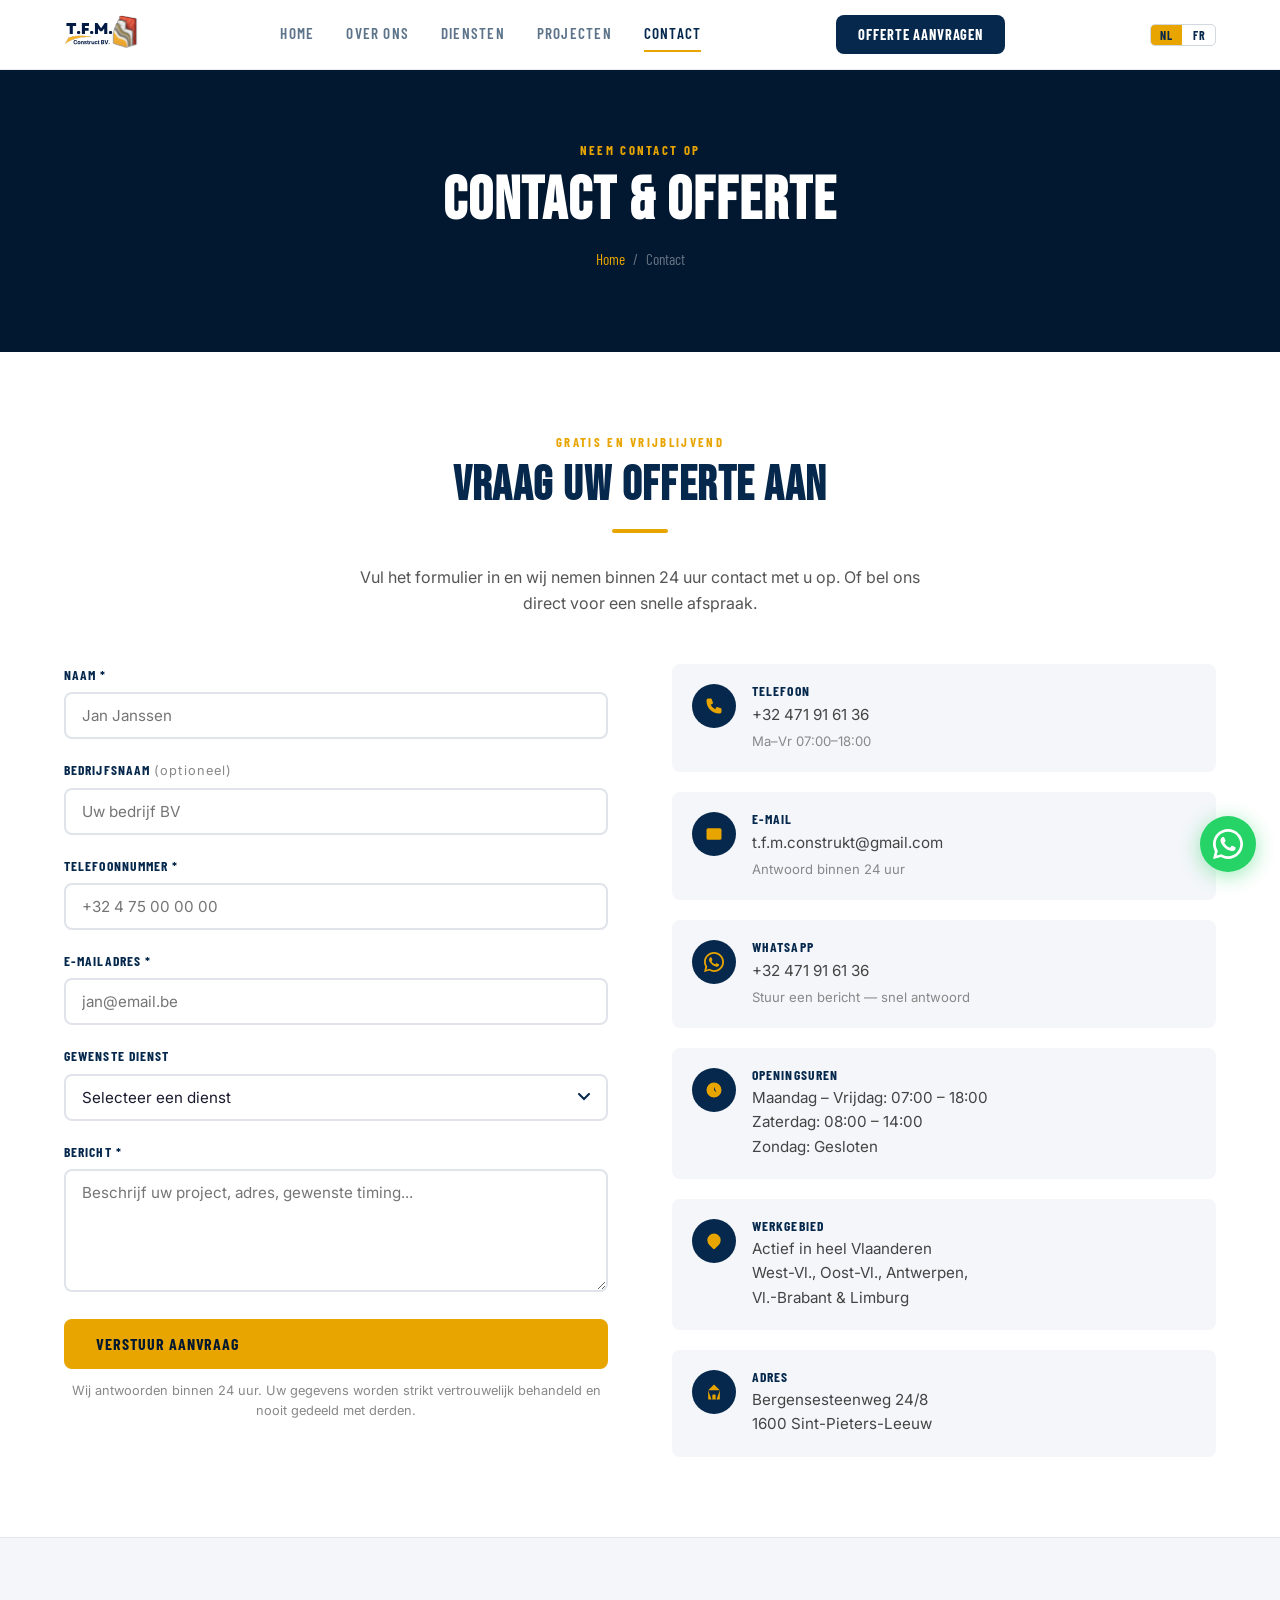
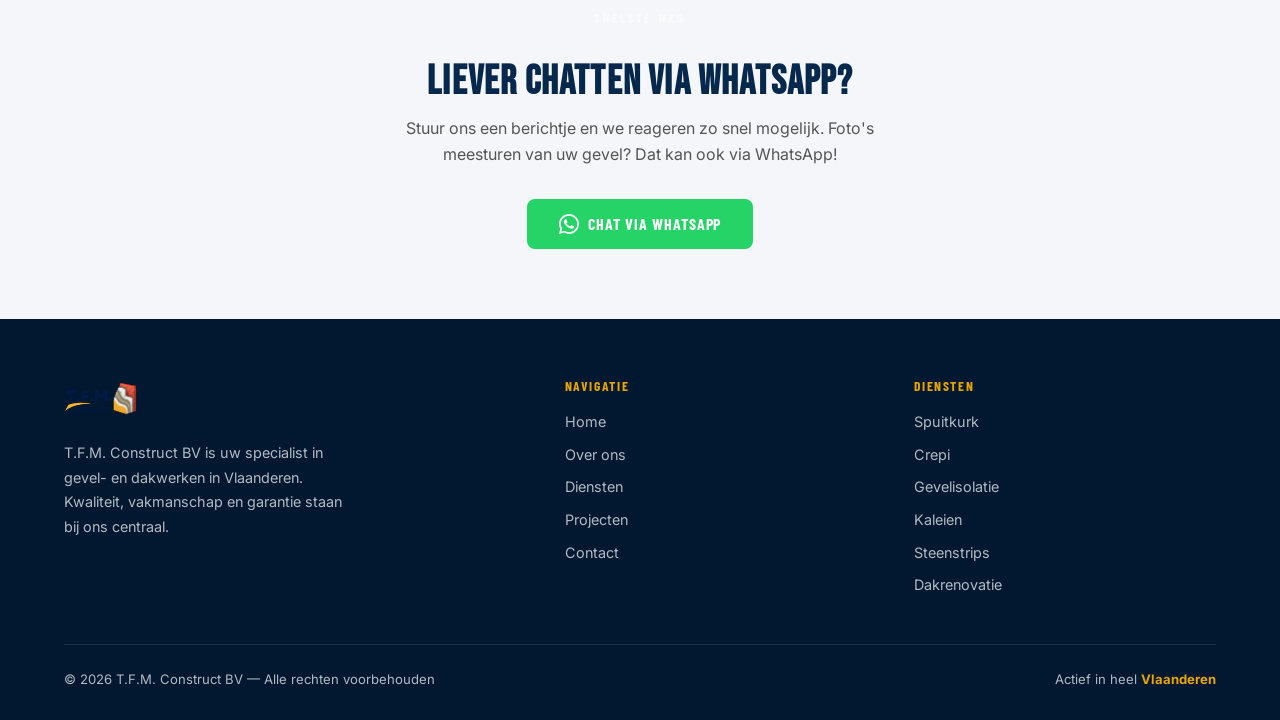
<file: contact.html>
<!DOCTYPE html>
<html lang="nl">
<head>
  <meta charset="UTF-8">
  <meta name="viewport" content="width=device-width,initial-scale=1">
  <title>Contact — Gratis Offerte Aanvragen | T.F.M. Construct BV</title>
  <meta name="description" content="Neem contact op met T.F.M. Construct BV voor een gratis plaatsbezoek en offerte. Gevel- en dakwerken in heel Vlaanderen. Bereikbaar via telefoon, e-mail of WhatsApp.">
  <link rel="canonical" href="https://tfmconstruct.be/contact.html">

  <meta property="og:type" content="website">
  <meta property="og:title" content="Contact — Gratis Offerte Aanvragen | T.F.M. Construct BV">
  <meta property="og:description" content="Neem contact op voor een gratis plaatsbezoek en vrijblijvende offerte voor gevel- en dakwerken in Vlaanderen.">
  <meta property="og:url" content="https://tfmconstruct.be/contact.html">

  <meta name="geo.region" content="BE-VLG">
  <meta name="geo.placename" content="Vlaanderen">
  <meta name="ICBM" content="51.0,4.0">

  <link rel="preconnect" href="https://fonts.googleapis.com">
  <link rel="preconnect" href="https://fonts.gstatic.com" crossorigin>

  <link rel="stylesheet" href="style.css">

  <script type="application/ld+json">
  {
    "@context": "https://schema.org",
    "@type": "BreadcrumbList",
    "itemListElement": [
      {"@type":"ListItem","position":1,"name":"Home","item":"https://tfmconstruct.be/"},
      {"@type":"ListItem","position":2,"name":"Contact","item":"https://tfmconstruct.be/contact.html"}
    ]
  }
  </script>
</head>
<body>

<!-- NAV -->
<nav class="nav" role="navigation" aria-label="Hoofdnavigatie">
  <div class="nav-inner">
    <a href="index.html" aria-label="T.F.M. Construct BV — Home">
      <img src="logo.svg" class="logo-img" alt="T.F.M. Construct BV" width="160" height="90">
    </a>
    <div class="nav-links">
      <a href="index.html" data-i18n="nav.home">Home</a>
      <a href="over-ons.html" data-i18n="nav.over">Over ons</a>
      <a href="diensten.html" data-i18n="nav.diensten">Diensten</a>
      <a href="projecten.html" data-i18n="nav.projecten">Projecten</a>
      <a href="contact.html" class="active" data-i18n="nav.contact">Contact</a>
    </div>
    <a href="contact.html" class="nav-cta active" aria-current="page" data-i18n="nav.cta">Offerte aanvragen</a>
    <div class="lang-switch" role="group" aria-label="Taal / Langue">
      <button class="lang-btn active" data-lang="nl" aria-pressed="true">NL</button>
      <button class="lang-btn" data-lang="fr" aria-pressed="false">FR</button>
    </div>
    <button class="hamburger" aria-label="Menu openen" aria-expanded="false">
      <span></span><span></span><span></span>
    </button>
  </div>
</nav>
<div class="mobile-menu" role="dialog" aria-modal="true" aria-label="Mobiel menu">
  <a href="index.html" data-i18n="nav.home">Home</a>
  <a href="over-ons.html" data-i18n="nav.over">Over ons</a>
  <a href="diensten.html" data-i18n="nav.diensten">Diensten</a>
  <a href="projecten.html" data-i18n="nav.projecten">Projecten</a>
  <a href="contact.html" class="active" data-i18n="nav.contact">Contact</a>
  <a href="contact.html" class="btn-primary" data-i18n="nav.cta">Offerte aanvragen</a>
</div>

<!-- PAGE HERO -->
<header class="page-hero">
  <div class="si">
    <p class="section-label" data-i18n="cnt.hero.label">Neem contact op</p>
    <h1 data-i18n="cnt.hero.h1">Contact &amp; Offerte</h1>
    <nav class="breadcrumb" aria-label="Broodkruimelpad">
      <a href="index.html" data-i18n="nav.home">Home</a>
      <span aria-hidden="true">/</span>
      <span aria-current="page">Contact</span>
    </nav>
  </div>
</header>

<!-- CONTACT FORM + INFO -->
<section id="contact" class="contact-section">
  <div class="si">
    <div class="section-center reveal">
      <p class="section-label" data-i18n="cnt.form.label">Gratis en vrijblijvend</p>
      <h2 class="section-title" data-i18n="cnt.form.title">Vraag uw offerte aan</h2>
      <div class="gold-line"></div>
      <p style="color:#555;max-width:580px;margin:0 auto" data-i18n="cnt.form.sub">Vul het formulier in en wij nemen binnen 24 uur contact met u op. Of bel ons direct voor een snelle afspraak.</p>
    </div>
    <div class="contact-grid" style="margin-top:3rem;align-items:start">
      <!-- FORM -->
      <div class="reveal">
        <form class="contact-form" novalidate>
          <div class="form-group">
            <label for="naam" data-i18n="cnt.naam">Naam *</label>
            <input type="text" id="naam" name="naam" placeholder="Jan Janssen" data-i18n-ph="cnt.ph.naam" required autocomplete="name">
          </div>
          <div class="form-group">
            <label for="bedrijf" data-i18n="cnt.bedrijf">Bedrijfsnaam <span style="font-weight:400;text-transform:none;font-family:Inter,sans-serif;font-size:.8rem;color:#888">(optioneel)</span></label>
            <input type="text" id="bedrijf" name="bedrijf" placeholder="Uw bedrijf BV" data-i18n-ph="cnt.ph.bedrijf" autocomplete="organization">
          </div>
          <div class="form-group">
            <label for="tel" data-i18n="cnt.tel">Telefoonnummer *</label>
            <input type="tel" id="tel" name="tel" placeholder="+32 4 75 00 00 00" required autocomplete="tel">
          </div>
          <div class="form-group">
            <label for="email" data-i18n="cnt.email">E-mailadres *</label>
            <input type="email" id="email" name="email" placeholder="jan@email.be" required autocomplete="email">
          </div>
          <div class="form-group">
            <label for="dienst" data-i18n="cnt.dienst">Gewenste dienst</label>
            <select id="dienst" name="dienst">
              <option value="" disabled selected data-i18n-opt="cnt.dienst.select">Selecteer een dienst</option>
              <option value="spuitkurk">Spuitkurk</option>
              <option value="crepi">Crepi</option>
              <option value="gevelisolatie">Gevelisolatie</option>
              <option value="kaleien">Kaleien</option>
              <option value="steenstrips">Steenstrips</option>
              <option value="dakrenovatie">Dakrenovatie</option>
              <option value="dakisolatie">Dakisolatie</option>
              <option value="combinatie" data-i18n-opt="cnt.dienst.combo">Combinatie van diensten</option>
              <option value="advies" data-i18n-opt="cnt.dienst.advies">Advies / Ik weet het nog niet</option>
            </select>
          </div>
          <div class="form-group">
            <label for="bericht" data-i18n="cnt.bericht">Bericht *</label>
            <textarea id="bericht" name="bericht" rows="5" placeholder="Beschrijf uw project, adres, gewenste timing..." data-i18n-ph="cnt.ph.bericht" required></textarea>
          </div>
          <button type="submit" class="btn-primary form-submit" data-i18n="cnt.submit">Verstuur aanvraag</button>
          <p class="form-note" data-i18n="cnt.note">Wij antwoorden binnen 24 uur. Uw gegevens worden strikt vertrouwelijk behandeld en nooit gedeeld met derden.</p>
        </form>
      </div>

      <!-- CONTACT INFO -->
      <div class="contact-info reveal-r">
        <div class="info-card">
          <div class="info-icon">
            <svg viewBox="0 0 24 24" xmlns="http://www.w3.org/2000/svg"><path d="M3 5a2 2 0 012-2h3.28a1 1 0 01.948.684l1.498 4.493a1 1 0 01-.502 1.21l-2.257 1.13a11.042 11.042 0 005.516 5.516l1.13-2.257a1 1 0 011.21-.502l4.493 1.498a1 1 0 01.684.949V19a2 2 0 01-2 2h-1C9.716 21 3 14.284 3 6V5z"/></svg>
          </div>
          <div>
            <h4 data-i18n="cnt.tel.label">Telefoon</h4>
            <a href="tel:+32471916136">+32 471 91 61 36</a>
            <p style="font-size:.82rem;color:#888;margin-top:.2rem" data-i18n="cnt.tel.sub">Ma&ndash;Vr 07:00&ndash;18:00</p>
          </div>
        </div>
        <div class="info-card">
          <div class="info-icon">
            <svg viewBox="0 0 24 24" xmlns="http://www.w3.org/2000/svg"><path d="M3 8l7.89 5.26a2 2 0 002.22 0L21 8M5 19h14a2 2 0 002-2V7a2 2 0 00-2-2H5a2 2 0 00-2 2v10a2 2 0 002 2z"/></svg>
          </div>
          <div>
            <h4 data-i18n="cnt.email.label">E-mail</h4>
            <a href="mailto:t.f.m.construkt@gmail.com">t.f.m.construkt@gmail.com</a>
            <p style="font-size:.82rem;color:#888;margin-top:.2rem" data-i18n="cnt.email.sub">Antwoord binnen 24 uur</p>
          </div>
        </div>
        <div class="info-card">
          <div class="info-icon">
            <svg viewBox="0 0 24 24" xmlns="http://www.w3.org/2000/svg"><path d="M17.472 14.382c-.297-.149-1.758-.867-2.03-.967-.273-.099-.471-.148-.67.15-.197.297-.767.966-.94 1.164-.173.199-.347.223-.644.075-.297-.15-1.255-.463-2.39-1.475-.883-.788-1.48-1.761-1.653-2.059-.173-.297-.018-.458.13-.606.134-.133.298-.347.446-.52.149-.174.198-.298.298-.497.099-.198.05-.371-.025-.52-.075-.149-.669-1.612-.916-2.207-.242-.579-.487-.5-.669-.51-.173-.008-.371-.01-.57-.01-.198 0-.52.074-.792.372-.272.297-1.04 1.016-1.04 2.479 0 1.462 1.065 2.875 1.213 3.074.149.198 2.096 3.2 5.077 4.487.709.306 1.262.489 1.694.625.712.227 1.36.195 1.871.118.571-.085 1.758-.719 2.006-1.413.248-.694.248-1.289.173-1.413-.074-.124-.272-.198-.57-.347z"/><path d="M12 0C5.373 0 0 5.373 0 12c0 2.115.549 4.1 1.51 5.83L.057 24l6.304-1.654A11.954 11.954 0 0012 24c6.627 0 12-5.373 12-12S18.627 0 12 0zm0 21.818a9.817 9.817 0 01-5.012-1.375l-.36-.213-3.732.979.997-3.64-.235-.374A9.818 9.818 0 012.182 12C2.182 6.57 6.57 2.182 12 2.182 17.43 2.182 21.818 6.57 21.818 12c0 5.43-4.388 9.818-9.818 9.818z"/></svg>
          </div>
          <div>
            <h4 data-i18n="cnt.wa.label">WhatsApp</h4>
            <a href="https://wa.me/32471916136" target="_blank" rel="noopener">+32 471 91 61 36</a>
            <p style="font-size:.82rem;color:#888;margin-top:.2rem" data-i18n="cnt.wa.sub">Stuur een bericht &mdash; snel antwoord</p>
          </div>
        </div>
        <div class="info-card">
          <div class="info-icon">
            <svg viewBox="0 0 24 24" xmlns="http://www.w3.org/2000/svg"><path d="M12 8v4l3 3m6-3a9 9 0 11-18 0 9 9 0 0118 0z"/></svg>
          </div>
          <div>
            <h4 data-i18n="cnt.uur.label">Openingsuren</h4>
            <p data-i18n="cnt.uur.val">Maandag &ndash; Vrijdag: 07:00 &ndash; 18:00<br>Zaterdag: 08:00 &ndash; 14:00<br>Zondag: Gesloten</p>
          </div>
        </div>
        <div class="info-card">
          <div class="info-icon">
            <svg viewBox="0 0 24 24" xmlns="http://www.w3.org/2000/svg"><path d="M17.657 16.657L13.414 20.9a1.998 1.998 0 01-2.827 0l-4.244-4.243a8 8 0 1111.314 0z"/><path d="M15 11a3 3 0 11-6 0 3 3 0 016 0z"/></svg>
          </div>
          <div>
            <h4 data-i18n="cnt.werk.label">Werkgebied</h4>
            <p data-i18n="cnt.werk.val">Actief in heel Vlaanderen<br>West-Vl., Oost-Vl., Antwerpen,<br>Vl.-Brabant &amp; Limburg</p>
          </div>
        </div>
        <div class="info-card">
          <div class="info-icon">
            <svg viewBox="0 0 24 24" xmlns="http://www.w3.org/2000/svg"><path d="M3 12l2-2m0 0l7-7 7 7M5 10v10a1 1 0 001 1h3m10-11l2 2m-2-2v10a1 1 0 01-1 1h-3m-6 0a1 1 0 001-1v-4a1 1 0 011-1h2a1 1 0 011 1v4a1 1 0 001 1m-6 0h6"/></svg>
          </div>
          <div>
            <h4 data-i18n="cnt.adres.label">Adres</h4>
            <p>Bergensesteenweg 24/8<br>1600 Sint-Pieters-Leeuw</p>
          </div>
        </div>
      </div>
    </div>
  </div>
</section>

<!-- WHATSAPP CTA SECTION -->
<section class="wa-section">
  <div class="si section-center reveal">
    <p class="section-label" style="color:rgba(255,255,255,.6)" data-i18n="cnt.wa.section.label">Snelste weg</p>
    <h2 data-i18n="cnt.wa.h2">Liever chatten via WhatsApp?</h2>
    <p data-i18n="cnt.wa.p">Stuur ons een berichtje en we reageren zo snel mogelijk. Foto's meesturen van uw gevel? Dat kan ook via WhatsApp!</p>
    <a href="https://wa.me/32471916136" class="btn-wa" target="_blank" rel="noopener">
      <svg viewBox="0 0 24 24" xmlns="http://www.w3.org/2000/svg"><path d="M17.472 14.382c-.297-.149-1.758-.867-2.03-.967-.273-.099-.471-.148-.67.15-.197.297-.767.966-.94 1.164-.173.199-.347.223-.644.075-.297-.15-1.255-.463-2.39-1.475-.883-.788-1.48-1.761-1.653-2.059-.173-.297-.018-.458.13-.606.134-.133.298-.347.446-.52.149-.174.198-.298.298-.497.099-.198.05-.371-.025-.52-.075-.149-.669-1.612-.916-2.207-.242-.579-.487-.5-.669-.51-.173-.008-.371-.01-.57-.01-.198 0-.52.074-.792.372-.272.297-1.04 1.016-1.04 2.479 0 1.462 1.065 2.875 1.213 3.074.149.198 2.096 3.2 5.077 4.487.709.306 1.262.489 1.694.625.712.227 1.36.195 1.871.118.571-.085 1.758-.719 2.006-1.413.248-.694.248-1.289.173-1.413-.074-.124-.272-.198-.57-.347z"/><path d="M12 0C5.373 0 0 5.373 0 12c0 2.115.549 4.1 1.51 5.83L.057 24l6.304-1.654A11.954 11.954 0 0012 24c6.627 0 12-5.373 12-12S18.627 0 12 0zm0 21.818a9.817 9.817 0 01-5.012-1.375l-.36-.213-3.732.979.997-3.64-.235-.374A9.818 9.818 0 012.182 12C2.182 6.57 6.57 2.182 12 2.182 17.43 2.182 21.818 6.57 21.818 12c0 5.43-4.388 9.818-9.818 9.818z"/></svg>
      <span data-i18n="cnt.wa.btn">Chat via WhatsApp</span>
    </a>
  </div>
</section>

<!-- FOOTER -->
<footer class="footer">
  <div class="si">
    <div class="footer-grid">
      <div class="footer-brand">
        <img src="logo.svg" class="logo-img logo-white" alt="T.F.M. Construct BV" width="160" height="90" loading="lazy">
        <p data-i18n="footer.brand">T.F.M. Construct BV is uw specialist in gevel- en dakwerken in Vlaanderen. Kwaliteit, vakmanschap en garantie staan bij ons centraal.</p>
      </div>
      <div>
        <h4 data-i18n="footer.nav">Navigatie</h4>
        <nav class="footer-links">
          <a href="index.html" data-i18n="nav.home">Home</a>
          <a href="over-ons.html" data-i18n="nav.over">Over ons</a>
          <a href="diensten.html" data-i18n="nav.diensten">Diensten</a>
          <a href="projecten.html" data-i18n="nav.projecten">Projecten</a>
          <a href="contact.html" data-i18n="nav.contact">Contact</a>
        </nav>
      </div>
      <div>
        <h4 data-i18n="footer.svc">Diensten</h4>
        <nav class="footer-links">
          <a href="diensten.html#spuitkurk">Spuitkurk</a>
          <a href="diensten.html#crepi">Crepi</a>
          <a href="diensten.html#gevelisolatie">Gevelisolatie</a>
          <a href="diensten.html#kaleien">Kaleien</a>
          <a href="diensten.html#steenstrips">Steenstrips</a>
          <a href="diensten.html#dakrenovatie">Dakrenovatie</a>
        </nav>
      </div>
    </div>
    <div class="footer-bottom">
      <p data-i18n="footer.copy">&copy; 2026 T.F.M. Construct BV &mdash; Alle rechten voorbehouden</p>
      <p data-i18n="footer.region">Actief in heel <strong style="color:var(--gold)">Vlaanderen</strong></p>
    </div>
  </div>
</footer>

<a href="https://wa.me/32471916136" class="wa-float" target="_blank" rel="noopener" aria-label="WhatsApp">
  <svg viewBox="0 0 24 24" xmlns="http://www.w3.org/2000/svg"><path d="M17.472 14.382c-.297-.149-1.758-.867-2.03-.967-.273-.099-.471-.148-.67.15-.197.297-.767.966-.94 1.164-.173.199-.347.223-.644.075-.297-.15-1.255-.463-2.39-1.475-.883-.788-1.48-1.761-1.653-2.059-.173-.297-.018-.458.13-.606.134-.133.298-.347.446-.52.149-.174.198-.298.298-.497.099-.198.05-.371-.025-.52-.075-.149-.669-1.612-.916-2.207-.242-.579-.487-.5-.669-.51-.173-.008-.371-.01-.57-.01-.198 0-.52.074-.792.372-.272.297-1.04 1.016-1.04 2.479 0 1.462 1.065 2.875 1.213 3.074.149.198 2.096 3.2 5.077 4.487.709.306 1.262.489 1.694.625.712.227 1.36.195 1.871.118.571-.085 1.758-.719 2.006-1.413.248-.694.248-1.289.173-1.413-.074-.124-.272-.198-.57-.347z"/><path d="M12 0C5.373 0 0 5.373 0 12c0 2.115.549 4.1 1.51 5.83L.057 24l6.304-1.654A11.954 11.954 0 0012 24c6.627 0 12-5.373 12-12S18.627 0 12 0zm0 21.818a9.817 9.817 0 01-5.012-1.375l-.36-.213-3.732.979.997-3.64-.235-.374A9.818 9.818 0 012.182 12C2.182 6.57 6.57 2.182 12 2.182 17.43 2.182 21.818 6.57 21.818 12c0 5.43-4.388 9.818-9.818 9.818z"/></svg>
</a>
<!-- No sticky CTA on contact page itself — user is already here -->

<div class="mobile-cta-bar"><a href="contact.html" data-i18n="nav.cta">Offerte aanvragen</a></div>
<script src="lang.js" defer></script>
<script src="main.js" defer></script>
</body>
</html>
</file>
<file: style.css>
/* ============================================================
   T.F.M. Construct BV — style.css
   ============================================================ */

/* ---------- Google Fonts ---------- */
@import url('https://fonts.googleapis.com/css2?family=Bebas+Neue&family=Barlow+Condensed:wght@400;600;700&family=Inter:wght@400;500;600&display=swap');

/* ---------- Reset ---------- */
*,*::before,*::after{box-sizing:border-box;margin:0;padding:0}
html{scroll-behavior:smooth;font-size:16px}
body{font-family:'Inter',sans-serif;color:#1a1a2e;background:#fff;line-height:1.6;overflow-x:hidden}
img{display:block;max-width:100%}
a{text-decoration:none;color:inherit}
ul{list-style:none}
button{cursor:pointer;border:none;background:none;font:inherit}

/* ---------- CSS Variables ---------- */
:root{
  --navy:#05284C;
  --navy-dk:#021830;
  --gold:#E8A500;
  --gold-lt:#F5C842;
  --white:#fff;
  --off:#F4F6F9;
  --radius:8px;
  --shadow:0 4px 24px rgba(5,40,76,.12);
  --transition:.3s ease;
}

/* ---------- Typography ---------- */
h1,h2,h3,h4{font-family:'Bebas Neue',sans-serif;line-height:1.1;letter-spacing:.03em}
.section-label{font-family:'Barlow Condensed',sans-serif;font-weight:700;font-size:.8rem;letter-spacing:.18em;text-transform:uppercase;color:var(--gold);margin-bottom:.5rem}
.section-title{font-family:'Bebas Neue',sans-serif;font-size:clamp(2rem,4vw,3rem);color:var(--navy);margin-bottom:1rem}
.section-title.light{color:var(--white)}
.gold-line{width:56px;height:4px;background:var(--gold);border-radius:2px;margin:0 auto 2rem}
.gold-line.left{margin-left:0}

/* ---------- Layout ---------- */
.si{max-width:1200px;margin:0 auto;padding:0 24px}
section{padding:80px 0}
.section-center{text-align:center}

/* ---------- Buttons ---------- */
.btn-primary{display:inline-flex;align-items:center;gap:.5rem;font-family:'Barlow Condensed',sans-serif;font-weight:700;font-size:1rem;letter-spacing:.06em;text-transform:uppercase;background:var(--gold);color:var(--navy-dk);padding:.75rem 2rem;border-radius:var(--radius);transition:background var(--transition),transform var(--transition),box-shadow var(--transition)}
.btn-primary:hover{background:var(--gold-lt);transform:translateY(-2px);box-shadow:0 8px 24px rgba(232,165,0,.35)}
.btn-outline{display:inline-flex;align-items:center;gap:.5rem;font-family:'Barlow Condensed',sans-serif;font-weight:700;font-size:1rem;letter-spacing:.06em;text-transform:uppercase;background:transparent;color:var(--white);padding:.75rem 2rem;border-radius:var(--radius);border:2px solid var(--white);transition:background var(--transition),color var(--transition),transform var(--transition)}
.btn-outline:hover{background:var(--white);color:var(--navy);transform:translateY(-2px)}
.btn-wa{display:inline-flex;align-items:center;gap:.6rem;font-family:'Barlow Condensed',sans-serif;font-weight:700;font-size:1rem;letter-spacing:.06em;text-transform:uppercase;background:#25D366;color:#fff;padding:.75rem 2rem;border-radius:var(--radius);transition:background var(--transition),transform var(--transition)}
.btn-wa:hover{background:#1ebe5a;transform:translateY(-2px)}
.btn-wa svg{width:20px;height:20px;fill:#fff;flex-shrink:0}

/* ---------- Navigation ---------- */
.nav{position:fixed;top:0;left:0;right:0;z-index:1000;height:70px;background:#fff;border-bottom:1px solid rgba(5,40,76,.08);display:flex;align-items:center;transition:box-shadow var(--transition)}
.nav.scrolled{box-shadow:0 2px 20px rgba(5,40,76,.12);border-bottom-color:transparent}
.nav-inner{max-width:1200px;width:100%;margin:0 auto;padding:0 24px;display:flex;align-items:center;justify-content:space-between}
.logo-img{height:46px;width:auto;max-width:140px}
.nav-links{display:flex;align-items:center;gap:2rem}
.nav-links a{font-family:'Barlow Condensed',sans-serif;font-weight:600;font-size:.95rem;letter-spacing:.08em;text-transform:uppercase;color:rgba(5,40,76,.65);transition:color var(--transition);padding:.25rem 0;border-bottom:2px solid transparent}
.nav-links a:hover,.nav-links a.active{color:var(--navy);border-bottom-color:var(--gold)}
.nav-cta{font-family:'Barlow Condensed',sans-serif;font-weight:700;font-size:.9rem;letter-spacing:.06em;text-transform:uppercase;background:var(--navy);color:#fff;padding:.5rem 1.4rem;border-radius:var(--radius);transition:background var(--transition)}
.nav-cta:hover{background:var(--navy-dk)}

/* Language switcher */
.lang-switch{display:flex;align-items:center;gap:2px;border:1px solid rgba(5,40,76,.18);border-radius:5px;overflow:hidden;margin-left:10px;flex-shrink:0}
.lang-btn{font-family:'Barlow Condensed',sans-serif;font-weight:700;font-size:.75rem;letter-spacing:.08em;text-transform:uppercase;color:var(--navy);background:transparent;padding:4px 9px;transition:background .2s,color .2s;cursor:pointer;border:none;line-height:1}
.lang-btn.active{background:var(--gold);color:var(--navy)}
.lang-btn:not(.active):hover{background:var(--off)}

/* Hamburger */
.hamburger{display:none;flex-direction:column;gap:5px;padding:4px;cursor:pointer;z-index:1100}
.hamburger span{display:block;width:24px;height:2px;background:var(--navy);border-radius:2px;transition:transform var(--transition),opacity var(--transition)}
.hamburger.open span:nth-child(1){transform:translateY(7px) rotate(45deg)}
.hamburger.open span:nth-child(2){opacity:0}
.hamburger.open span:nth-child(3){transform:translateY(-7px) rotate(-45deg)}

/* Mobile menu */
.mobile-menu{display:none;position:fixed;inset:0;background:#fff;z-index:999;flex-direction:column;align-items:center;justify-content:center;gap:2rem;padding:2rem;border-top:4px solid var(--gold)}
.mobile-menu.open{display:flex}
.mobile-menu a{font-family:'Bebas Neue',sans-serif;font-size:2rem;color:var(--navy);letter-spacing:.08em;transition:color var(--transition)}
.mobile-menu a:hover,.mobile-menu a.active{color:var(--gold)}
.mobile-menu .btn-primary{font-size:1.1rem;margin-top:1rem;background:var(--navy);color:#fff}

/* ---------- Hero base ---------- */
.hero{position:relative;min-height:100vh;display:flex;align-items:center;overflow:hidden}
.hero-bg{position:absolute;inset:0;background-size:cover;background-position:center 60%;background-repeat:no-repeat}
.hero-overlay{position:absolute;inset:0;background:linear-gradient(135deg,rgba(2,24,48,.72) 0%,rgba(5,40,76,.4) 100%)}
.hero-content{position:relative;z-index:2;color:var(--white)}
.hero-label{font-family:'Barlow Condensed',sans-serif;font-weight:700;font-size:.85rem;letter-spacing:.2em;text-transform:uppercase;color:var(--gold);margin-bottom:1rem}
.hero h1{font-size:clamp(2.8rem,6vw,5rem);color:var(--white);margin-bottom:1rem;max-width:800px}
.hero-sub{font-size:1.1rem;color:rgba(255,255,255,.85);max-width:560px;margin-bottom:2rem;line-height:1.7}
.hero-btns{display:flex;gap:1rem;flex-wrap:wrap}

/* Page hero (inner pages) */
.page-hero{background:var(--navy-dk);padding:140px 0 80px;text-align:center}
.page-hero .section-label{color:var(--gold)}
.page-hero h1{color:var(--white);font-size:clamp(2.2rem,5vw,3.8rem)}
.breadcrumb{display:flex;align-items:center;justify-content:center;gap:.5rem;margin-top:.75rem;font-family:'Barlow Condensed',sans-serif;font-size:.95rem;color:rgba(255,255,255,.6)}
.breadcrumb a{color:var(--gold);transition:opacity var(--transition)}
.breadcrumb a:hover{opacity:.8}
.breadcrumb span{color:rgba(255,255,255,.4)}

/* ---------- Stat cards ---------- */
.stats{display:grid;grid-template-columns:repeat(3,1fr);gap:1.5rem;margin-top:3rem}
.stat-card{background:rgba(255,255,255,.08);backdrop-filter:blur(8px);border:1px solid rgba(255,255,255,.15);border-radius:var(--radius);padding:1.5rem;text-align:center;color:var(--white)}
.stat-num{font-family:'Bebas Neue',sans-serif;font-size:2.8rem;color:var(--gold);line-height:1}
.stat-txt{font-family:'Barlow Condensed',sans-serif;font-size:.95rem;letter-spacing:.05em;text-transform:uppercase;color:rgba(255,255,255,.8);margin-top:.25rem}

/* ---------- Service cards ---------- */
.services-group{margin-top:3rem}
.services-group-header{display:flex;align-items:center;gap:1rem;margin-bottom:1.5rem;padding-bottom:.75rem;border-bottom:2px solid var(--gold)}
.services-group-header .group-icon{width:36px;height:36px;background:var(--navy);border-radius:50%;display:flex;align-items:center;justify-content:center;flex-shrink:0}
.services-group-header .group-icon svg{width:18px;height:18px;fill:none;stroke:var(--gold);stroke-width:2}
.services-group-header h3{font-family:'Bebas Neue',sans-serif;font-size:1.6rem;color:var(--navy);letter-spacing:.05em;margin:0}
.services-group-header .group-count{margin-left:auto;font-family:'Barlow Condensed',sans-serif;font-size:.8rem;font-weight:700;letter-spacing:.1em;text-transform:uppercase;color:#888}
.services-grid{display:grid;grid-template-columns:repeat(3,1fr);gap:1.5rem}
.services-grid.two-col{grid-template-columns:repeat(2,1fr)}
.service-card{border-radius:var(--radius);overflow:hidden;box-shadow:var(--shadow);background:var(--white);transition:transform var(--transition),box-shadow var(--transition);cursor:pointer}
.service-card:hover{transform:translateY(-6px);box-shadow:0 12px 40px rgba(5,40,76,.18)}
.service-card-img{height:220px;overflow:hidden}
.service-card-img img{width:100%;height:100%;object-fit:cover;transition:transform .4s ease}
.service-card:hover .service-card-img img{transform:scale(1.06)}
.service-card-body{padding:1.25rem}
.service-card-body h3{font-size:1.4rem;color:var(--navy);margin-bottom:.5rem}
.service-card-body p{font-size:.9rem;color:#555;line-height:1.6}
.service-card-link{display:inline-flex;align-items:center;gap:.3rem;font-family:'Barlow Condensed',sans-serif;font-weight:700;font-size:.85rem;letter-spacing:.06em;text-transform:uppercase;color:var(--gold);margin-top:.75rem;transition:gap var(--transition)}
.service-card-link:hover{gap:.6rem}

/* ---------- Flanders Map ---------- */
.map-section{background:var(--off);padding:80px 0}
.map-wrap{display:flex;gap:3rem;align-items:center;flex-wrap:wrap}
.map-text{flex:1;min-width:260px}
.map-text p{color:#444;line-height:1.8;margin-top:1rem}
.map-svg-wrap{flex:1.4;min-width:300px}
.map-svg-wrap svg{width:100%;height:auto}
.province{fill:var(--navy);stroke:#fff;stroke-width:2;transition:fill var(--transition);cursor:pointer}
.province:hover{fill:var(--gold)}
.city-dot{fill:var(--gold)}
.city-label{fill:#fff;font-family:'Barlow Condensed',sans-serif;font-size:10px;pointer-events:none}
.prov-label{fill:#fff;font-family:'Barlow Condensed',sans-serif;font-size:11px;font-weight:700;pointer-events:none;text-anchor:middle}
.map-tooltip{position:absolute;background:var(--navy-dk);color:#fff;font-family:'Barlow Condensed',sans-serif;font-size:.85rem;padding:.4rem .8rem;border-radius:4px;pointer-events:none;opacity:0;transition:opacity .2s;white-space:nowrap;z-index:50}

/* ---------- Process ---------- */
.process-section{background:var(--navy);padding:80px 0}
.process-grid{display:grid;grid-template-columns:repeat(4,1fr);gap:2rem;margin-top:3rem}
.process-step{text-align:center;color:var(--white)}
.step-num{font-family:'Bebas Neue',sans-serif;font-size:4rem;color:var(--gold);line-height:1}
.step-icon{width:60px;height:60px;background:rgba(255,255,255,.1);border-radius:50%;display:flex;align-items:center;justify-content:center;margin:0 auto .75rem}
.step-icon svg{width:28px;height:28px;fill:var(--gold)}
.process-step h3{font-size:1.3rem;margin-bottom:.5rem;color:var(--white)}
.process-step p{font-size:.9rem;color:rgba(255,255,255,.75);line-height:1.6}

/* ---------- Voor & Na ---------- */
.vn-grid{display:grid;grid-template-columns:1fr 1fr;gap:2rem;margin-top:2.5rem}
.vn-pair{display:grid;grid-template-columns:1fr 1fr;gap:.75rem;border-radius:var(--radius);overflow:hidden}
.vn-img{position:relative;overflow:hidden}
.vn-img img{width:100%;height:260px;object-fit:cover;transition:transform .4s ease}
.vn-img:hover img{transform:scale(1.04)}
.vn-label{position:absolute;bottom:0;left:0;right:0;background:linear-gradient(transparent,rgba(0,0,0,.7));padding:.75rem .75rem .5rem;font-family:'Barlow Condensed',sans-serif;font-weight:700;font-size:.9rem;letter-spacing:.1em;text-transform:uppercase;color:#fff}
.vn-title{font-family:'Barlow Condensed',sans-serif;font-weight:700;font-size:.85rem;letter-spacing:.08em;text-transform:uppercase;color:#666;margin-bottom:.4rem}

/* ---------- CTA Banner ---------- */
.cta-banner{background:linear-gradient(135deg,var(--gold) 0%,var(--gold-lt) 100%);padding:70px 0;text-align:center}
.cta-banner h2{font-size:clamp(1.8rem,4vw,2.8rem);color:var(--navy-dk);margin-bottom:.75rem}
.cta-banner p{color:var(--navy);opacity:.85;max-width:560px;margin:0 auto 2rem}
.cta-banner .btn-primary{background:var(--navy-dk);color:#fff}
.cta-banner .btn-primary:hover{background:var(--navy)}

/* ---------- Contact Form ---------- */
.contact-section{padding:80px 0}
.contact-grid{display:grid;grid-template-columns:1fr 1fr;gap:4rem;align-items:start;margin-top:3rem}
.form-group{margin-bottom:1.25rem}
.form-group label{display:block;font-family:'Barlow Condensed',sans-serif;font-weight:700;font-size:.85rem;letter-spacing:.08em;text-transform:uppercase;color:var(--navy);margin-bottom:.4rem}
.form-group input,
.form-group select,
.form-group textarea{width:100%;padding:.75rem 1rem;border:2px solid #e0e4ea;border-radius:var(--radius);font-family:'Inter',sans-serif;font-size:.95rem;color:#1a1a2e;background:#fff;transition:border-color var(--transition),box-shadow var(--transition);outline:none}
.form-group input:focus,
.form-group select:focus,
.form-group textarea:focus{border-color:var(--gold);box-shadow:0 0 0 3px rgba(232,165,0,.15)}
.form-group textarea{resize:vertical;min-height:120px}
.form-group select{appearance:none;background-image:url("data:image/svg+xml,%3Csvg xmlns='http://www.w3.org/2000/svg' width='12' height='8' fill='none'%3E%3Cpath d='M1 1l5 5 5-5' stroke='%2305284C' stroke-width='2' stroke-linecap='round'/%3E%3C/svg%3E");background-repeat:no-repeat;background-position:right 1rem center;padding-right:2.5rem}
.form-submit{width:100%}
.form-note{font-size:.8rem;color:#888;margin-top:.75rem;text-align:center}

/* Contact info cards */
.contact-info{display:flex;flex-direction:column;gap:1.25rem}
.info-card{display:flex;align-items:flex-start;gap:1rem;background:var(--off);border-radius:var(--radius);padding:1.25rem}
.info-icon{width:44px;height:44px;background:var(--navy);border-radius:50%;display:flex;align-items:center;justify-content:center;flex-shrink:0}
.info-icon svg{width:20px;height:20px;fill:var(--gold)}
.info-card h4{font-family:'Barlow Condensed',sans-serif;font-weight:700;font-size:.85rem;letter-spacing:.08em;text-transform:uppercase;color:var(--navy);margin-bottom:.2rem}
.info-card p,.info-card a{font-size:.95rem;color:#444;transition:color var(--transition)}
.info-card a:hover{color:var(--gold)}

/* ---------- WhatsApp CTA section ---------- */
.wa-section{background:var(--off);padding:70px 0;text-align:center;border-top:1px solid rgba(5,40,76,.07)}
.wa-section h2{color:var(--navy);font-size:clamp(1.8rem,3.5vw,2.5rem);margin-bottom:.75rem}
.wa-section p{color:#555;max-width:500px;margin:0 auto 2rem}

/* ---------- Floating WhatsApp button ---------- */
.wa-float{position:fixed;bottom:28px;right:24px;z-index:900;width:56px;height:56px;background:#25D366;border-radius:50%;display:flex;align-items:center;justify-content:center;box-shadow:0 4px 20px rgba(37,211,102,.45);animation:waPulse 2.5s infinite}
.wa-float svg{width:30px;height:30px;fill:#fff}
.wa-float:hover{background:#1ebe5a;animation:none;transform:scale(1.1)}
@keyframes waPulse{0%,100%{box-shadow:0 4px 20px rgba(37,211,102,.45)}50%{box-shadow:0 4px 32px rgba(37,211,102,.75),0 0 0 8px rgba(37,211,102,.12)}}

/* ---------- Mobile bottom CTA bar ---------- */
.mobile-cta-bar{display:none;position:fixed;bottom:0;left:0;right:0;z-index:950;background:var(--gold);padding:14px 20px;box-shadow:0 -4px 20px rgba(0,0,0,.18)}
.mobile-cta-bar a{display:block;width:100%;text-align:center;font-family:'Barlow Condensed',sans-serif;font-weight:700;font-size:1.05rem;letter-spacing:.1em;text-transform:uppercase;color:var(--navy-dk);text-decoration:none}

/* ---------- Sticky CTA (bottom-left) ---------- */
.sticky-cta{position:fixed;bottom:28px;left:24px;z-index:900;font-family:'Barlow Condensed',sans-serif;font-weight:700;font-size:.9rem;letter-spacing:.06em;text-transform:uppercase;background:var(--gold);color:var(--navy-dk);padding:.65rem 1.4rem;border-radius:50px;box-shadow:0 4px 20px rgba(232,165,0,.45);animation:ctaPulse 2.5s infinite;transition:opacity .3s,transform .3s}
.sticky-cta:hover{background:var(--gold-lt);animation:none;transform:translateY(-2px)}
.sticky-cta.hidden{opacity:0;pointer-events:none;transform:translateY(10px)}
@keyframes ctaPulse{0%,100%{box-shadow:0 4px 20px rgba(232,165,0,.45)}50%{box-shadow:0 4px 32px rgba(232,165,0,.75),0 0 0 8px rgba(232,165,0,.12)}}

/* ---------- Footer ---------- */
.footer{background:var(--navy-dk);color:rgba(255,255,255,.7);padding:60px 0 30px}
.footer-grid{display:grid;grid-template-columns:1.5fr 1fr 1fr;gap:3rem;margin-bottom:3rem}
.footer-brand p{font-size:.9rem;margin-top:1rem;line-height:1.7;max-width:280px}
.footer h4{font-family:'Barlow Condensed',sans-serif;font-weight:700;font-size:.85rem;letter-spacing:.12em;text-transform:uppercase;color:var(--gold);margin-bottom:1rem}
.footer-links{display:flex;flex-direction:column;gap:.6rem}
.footer-links a{font-size:.9rem;color:rgba(255,255,255,.7);transition:color var(--transition)}
.footer-links a:hover{color:var(--gold)}
.footer-bottom{border-top:1px solid rgba(255,255,255,.1);padding-top:1.5rem;display:flex;justify-content:space-between;align-items:center;flex-wrap:gap;gap:1rem;font-size:.82rem}
.footer-bottom a{color:var(--gold);transition:opacity var(--transition)}
.footer-bottom a:hover{opacity:.8}

/* ---------- About page ---------- */
.values-grid{display:grid;grid-template-columns:repeat(3,1fr);gap:2rem;margin-top:3rem}
.value-card{background:var(--white);border-radius:var(--radius);padding:2rem;box-shadow:var(--shadow);text-align:center;transition:transform var(--transition)}
.value-card:hover{transform:translateY(-4px)}
.value-icon{width:64px;height:64px;background:var(--navy);border-radius:50%;display:flex;align-items:center;justify-content:center;margin:0 auto 1rem}
.value-icon svg{width:30px;height:30px;fill:var(--gold)}
.value-card h3{font-size:1.4rem;color:var(--navy);margin-bottom:.5rem}
.value-card p{font-size:.9rem;color:#555;line-height:1.7}

.advantages{list-style:none;display:grid;grid-template-columns:1fr 1fr;gap:.75rem 2rem;margin-top:2rem}
.advantages li{display:flex;align-items:flex-start;gap:.75rem;font-size:.95rem;color:#333;line-height:1.5}
.advantages li::before{content:'';width:20px;height:20px;min-width:20px;background:var(--gold);border-radius:50%;background-image:url("data:image/svg+xml,%3Csvg xmlns='http://www.w3.org/2000/svg' width='12' height='10' fill='none'%3E%3Cpath d='M1 5l3.5 3.5L11 1' stroke='%23021830' stroke-width='2' stroke-linecap='round' stroke-linejoin='round'/%3E%3C/svg%3E");background-repeat:no-repeat;background-position:center;margin-top:.15rem}

.story-grid{display:grid;grid-template-columns:1fr 1fr;gap:4rem;align-items:center;margin-top:3rem}
.story-img{border-radius:var(--radius);overflow:hidden;box-shadow:var(--shadow)}
.story-img img{width:100%;height:400px;object-fit:cover}
.story-text p{color:#444;line-height:1.8;margin-bottom:1rem}

/* ---------- Services page ---------- */
.service-row{padding:80px 0;border-bottom:1px solid #eee}
.service-row:last-of-type{border-bottom:none}
.service-row-inner{display:grid;grid-template-columns:1fr 1fr;gap:4rem;align-items:center}
.service-row-inner.reverse{direction:rtl}
.service-row-inner.reverse>*{direction:ltr}
.service-photo{border-radius:var(--radius);overflow:hidden;box-shadow:var(--shadow)}
.service-photo img{width:100%;height:420px;object-fit:cover;transition:transform .5s ease}
.service-photo:hover img{transform:scale(1.04)}
.service-info h2{font-size:clamp(1.8rem,3.5vw,2.5rem);color:var(--navy);margin-bottom:1rem}
.service-info p{color:#444;line-height:1.8;margin-bottom:1rem}
.service-features{list-style:none;margin-top:1.5rem;display:flex;flex-direction:column;gap:.6rem}
.service-features li{display:flex;align-items:center;gap:.75rem;font-size:.95rem;color:#333}
.service-features li::before{content:'';width:18px;height:18px;min-width:18px;background:var(--gold);border-radius:50%;background-image:url("data:image/svg+xml,%3Csvg xmlns='http://www.w3.org/2000/svg' width='10' height='8' fill='none'%3E%3Cpath d='M1 4l2.5 2.5L9 1' stroke='%23021830' stroke-width='1.8' stroke-linecap='round' stroke-linejoin='round'/%3E%3C/svg%3E");background-repeat:no-repeat;background-position:center}

/* ---------- Projects page ---------- */
.projects-grid{display:flex;flex-direction:column;gap:3rem;margin-top:3rem}
.project-item{background:var(--off);border-radius:var(--radius);overflow:hidden;box-shadow:var(--shadow)}
.project-header{padding:1.25rem 1.5rem;background:var(--navy)}
.project-header h3{color:#fff;font-size:1.3rem}
.project-header p{color:rgba(255,255,255,.65);font-family:'Barlow Condensed',sans-serif;font-size:.85rem;letter-spacing:.06em;text-transform:uppercase;margin-top:.2rem}
.project-photos{display:grid;grid-template-columns:1fr 1fr;gap:0}
.project-photo{position:relative;overflow:hidden}
.project-photo img{width:100%;height:320px;object-fit:cover;transition:transform .4s ease}
.project-photo:hover img{transform:scale(1.04)}
.photo-badge{position:absolute;top:1rem;left:1rem;background:var(--gold);color:var(--navy-dk);font-family:'Barlow Condensed',sans-serif;font-weight:700;font-size:.8rem;letter-spacing:.1em;text-transform:uppercase;padding:.3rem .7rem;border-radius:4px}
.photo-badge.na{background:var(--navy);color:#fff}
.project-single .project-photos{grid-template-columns:1fr}
.project-single .project-photo img{height:420px}

/* ---------- Scroll Animations ---------- */
.reveal{opacity:0;transform:translateY(32px);transition:opacity .6s ease,transform .6s ease}
.reveal-r{opacity:0;transform:translateX(32px);transition:opacity .6s ease,transform .6s ease}
.reveal.visible,.reveal-r.visible{opacity:1;transform:none}

/* ---------- Prefers-reduced-motion ---------- */
@media(prefers-reduced-motion:reduce){
  .reveal,.reveal-r{transition:none}
  .wa-float,.sticky-cta{animation:none}
  *{transition-duration:.01ms !important;animation-duration:.01ms !important}
}

/* ---------- Responsive: 768px ---------- */
@media(max-width:768px){
  .nav-links,.nav-cta{display:none}
  .hamburger{display:flex}
  section{padding:48px 0}
  .si{padding:0 16px}
  /* Stats: 3 kolommen op mobiel — kleine kaartjes */
  .stats{grid-template-columns:repeat(3,1fr);gap:.75rem;margin-top:2rem}
  .stat-card{padding:1rem .5rem}
  .stat-num{font-size:2rem}
  .stat-txt{font-size:.75rem}
  /* Services */
  .services-grid{grid-template-columns:1fr 1fr;gap:1rem}
  .services-grid.two-col{grid-template-columns:1fr 1fr}
  .services-group{margin-top:2rem}
  .service-card-img{height:180px}
  .service-card-body{padding:1rem}
  .service-card-body h3{font-size:1.2rem}
  /* Process */
  .process-grid{grid-template-columns:1fr 1fr;gap:1.5rem}
  .step-num{font-size:3rem}
  .step-icon{width:48px;height:48px}
  .step-icon svg{width:22px;height:22px}
  /* Voor & Na */
  .vn-grid{grid-template-columns:1fr}
  /* Contact */
  .contact-grid{grid-template-columns:1fr;gap:2rem}
  /* Footer */
  .footer-grid{grid-template-columns:1fr 1fr}
  .footer-bottom{flex-direction:column;text-align:center;gap:.5rem}
  /* Over ons */
  .story-grid{grid-template-columns:1fr}
  .story-img{order:-1}
  .story-img img{height:280px}
  .values-grid{grid-template-columns:1fr 1fr;gap:1rem}
  .value-card{padding:1.25rem}
  .advantages{grid-template-columns:1fr}
  /* Diensten */
  .service-row-inner{grid-template-columns:1fr}
  .service-row-inner.reverse{direction:ltr}
  .service-photo img{height:260px}
  /* Projecten */
  .project-photos{grid-template-columns:1fr}
  .project-photo img{height:240px}
  /* Kaart */
  .map-wrap{flex-direction:column;gap:1.5rem}
  /* Floating knoppen — kleiner op mobiel */
  .wa-float{width:48px;height:48px;bottom:20px;right:16px}
  .wa-float svg{width:24px;height:24px}
  .sticky-cta{font-size:.8rem;padding:.55rem 1.1rem;bottom:20px;left:16px}
  /* Hero */
  .hero{min-height:90vh}
  .hero-bg{background-position:center 60%}
  .hero-overlay{background:linear-gradient(180deg,rgba(2,24,48,.55) 0%,rgba(5,40,76,.75) 100%)}
  .hero-sub{font-size:1rem}
  .hero-btns{gap:.75rem}
  /* Page hero */
  .page-hero{padding:110px 0 60px}
  /* Section titles */
  .section-title{font-size:clamp(1.6rem,5vw,2.4rem)}
}

/* ---------- Responsive: 480px ---------- */
@media(max-width:480px){
  section{padding:36px 0}
  .si{padding:0 12px}
  /* Services: 1 kolom op klein scherm */
  .services-grid{grid-template-columns:1fr}
  .services-grid.two-col{grid-template-columns:1fr}
  .services-group-header .group-count{display:none}
  /* Stats: nog steeds 3 kolommen maar nog compacter */
  .stats{gap:.5rem}
  .stat-card{padding:.75rem .4rem}
  .stat-num{font-size:1.7rem}
  .stat-txt{font-size:.7rem}
  /* Process: 1 kolom */
  .process-grid{grid-template-columns:1fr}
  .process-step{display:flex;align-items:flex-start;gap:1rem;text-align:left}
  .step-num{font-size:2.5rem;min-width:48px}
  .step-icon{margin:0;flex-shrink:0}
  /* Hero */
  .hero h1{font-size:2.2rem}
  .hero-btns{flex-direction:column;align-items:flex-start}
  .hero-btns .btn-primary,.hero-btns .btn-outline{width:100%;justify-content:center}
  /* Values */
  .values-grid{grid-template-columns:1fr}
  /* Footer */
  .footer-grid{grid-template-columns:1fr}
  .footer-bottom{flex-direction:column;text-align:center}
  /* Project */
  .project-photo img{height:200px}
  /* Lightbox navigatie */
  .lb-prev,.lb-next{padding:8px 12px;font-size:1.5rem}
  /* Floating knoppen — op heel klein scherm */
  .sticky-cta{display:none}
  .wa-float{bottom:70px;right:16px;width:50px;height:50px}
  /* Vaste onderste balk op mobiel */
  .mobile-cta-bar{display:flex}
  body{padding-bottom:56px}
}

/* ---------- LIGHTBOX ---------- */
.lb-overlay{position:fixed;inset:0;background:rgba(0,0,0,0.92);z-index:9000;display:flex;align-items:center;justify-content:center;opacity:0;pointer-events:none;transition:opacity .3s}
.lb-overlay.open{opacity:1;pointer-events:all}
.lb-overlay img{max-width:94vw;max-height:90vh;object-fit:contain;border-radius:4px;box-shadow:0 20px 60px rgba(0,0,0,0.5)}
.lb-close{position:absolute;top:20px;right:24px;color:#fff;font-size:2.2rem;cursor:pointer;line-height:1;background:none;border:none;opacity:.7}
.lb-close:hover{opacity:1}
.lb-prev,.lb-next{position:absolute;top:50%;transform:translateY(-50%);background:rgba(255,255,255,0.1);border:none;color:#fff;font-size:2rem;padding:12px 18px;cursor:pointer;border-radius:4px;transition:background .2s}
.lb-prev{left:16px}.lb-next{right:16px}
.lb-prev:hover,.lb-next:hover{background:rgba(232,165,0,0.5)}
[data-lb]{cursor:zoom-in}

/* ---------- Flanders Map (accurate) ---------- */
.flanders-map{width:100%;height:auto}
.province{fill:var(--navy);stroke:#fff;stroke-width:1.5;cursor:pointer;transition:fill .25s}
.province:hover{fill:var(--gold)}
.province.active-prov{fill:var(--gold)}
.prov-label{fill:#fff;font-family:'Barlow Condensed',sans-serif;font-size:12px;text-anchor:middle;pointer-events:none;font-weight:600;letter-spacing:.05em}
.city-dot{fill:var(--gold)}
.city-lbl{fill:rgba(255,255,255,0.8);font-family:'Barlow Condensed',sans-serif;font-size:10px;pointer-events:none}
.map-inner-wrap{background:transparent;border-radius:0;padding:0;max-width:700px;margin:0 auto;box-shadow:none}

/* ---------- ETICS Isolatiesysteem diagram ---------- */
.etics-section{background:var(--off);padding:80px 0}
.etics-diagram{max-width:900px;margin:0 auto}
.etics-wall{display:flex;align-items:stretch;border-radius:12px;overflow:hidden;box-shadow:0 8px 40px rgba(5,40,76,.15);height:220px}
.etics-layer{flex:0 0 var(--lw);background:var(--lc);position:relative;display:flex;align-items:center;justify-content:center;transition:flex .35s ease,box-shadow .25s;cursor:default}
.etics-layer:hover{flex:0 0 calc(var(--lw) + 40px);box-shadow:inset 0 0 0 3px rgba(255,255,255,.5)}
.layer-block{display:flex;align-items:center;justify-content:center;width:100%;height:100%}
.layer-num{font-family:'Bebas Neue',sans-serif;font-size:1.8rem;color:rgba(255,255,255,.9);text-shadow:0 1px 4px rgba(0,0,0,.3);writing-mode:vertical-rl;letter-spacing:.1em}
.layer-info{display:none;position:absolute;bottom:calc(100% + 10px);left:50%;transform:translateX(-50%);background:var(--navy-dk);color:#fff;border-radius:8px;padding:.6rem 1rem;width:200px;font-size:.8rem;line-height:1.4;white-space:normal;z-index:10;pointer-events:none;box-shadow:0 4px 16px rgba(0,0,0,.3)}
.layer-info::after{content:'';position:absolute;top:100%;left:50%;transform:translateX(-50%);border:6px solid transparent;border-top-color:var(--navy-dk)}
.layer-info strong{display:block;font-family:'Barlow Condensed',sans-serif;font-size:.9rem;letter-spacing:.04em;margin-bottom:.2rem;color:var(--gold)}
.etics-layer:hover .layer-info{display:block}
.etics-legend{display:flex;flex-wrap:wrap;gap:.75rem 1.5rem;margin-top:1.5rem;justify-content:center}
.legend-item{display:flex;align-items:center;gap:.5rem;font-family:'Barlow Condensed',sans-serif;font-size:.9rem;color:#444;font-weight:600;letter-spacing:.03em}
.legend-item span{width:16px;height:16px;border-radius:4px;background:var(--lc);flex-shrink:0}
@media(max-width:768px){
  .etics-wall{height:160px}
  .layer-num{font-size:1.3rem}
  .etics-layer:hover{flex:0 0 calc(var(--lw) + 24px)}
}
@media(max-width:480px){
  .etics-wall{height:120px;border-radius:8px}
  .layer-num{font-size:1rem}
  .etics-legend{gap:.5rem 1rem}
  .legend-item{font-size:.8rem}
}

/* ---------- Services category headers ---------- */
.service-category-header{padding:60px 0 20px;text-align:center}
.service-category-header.dark-bg{background:var(--navy-dk)}
.service-category-header.dark-bg .section-title{color:var(--white)}
.service-category-header.dark-bg .section-label{color:var(--gold)}
.service-category-subtitle{font-family:'Barlow Condensed',sans-serif;font-size:1.1rem;color:#888;letter-spacing:.04em;margin-top:.25rem}
.service-category-header.dark-bg .service-category-subtitle{color:rgba(255,255,255,.6)}
.dakwerken-section{background:var(--navy-dk)}
.dakwerken-section .service-row{border-bottom-color:rgba(255,255,255,.1)}
.dakwerken-section .service-info h2{color:var(--white)}
.dakwerken-section .service-info p{color:rgba(255,255,255,.75)}
.dakwerken-section .service-info .section-label{color:var(--gold)}
.dakwerken-section .service-features li{color:rgba(255,255,255,.85)}
</file>
